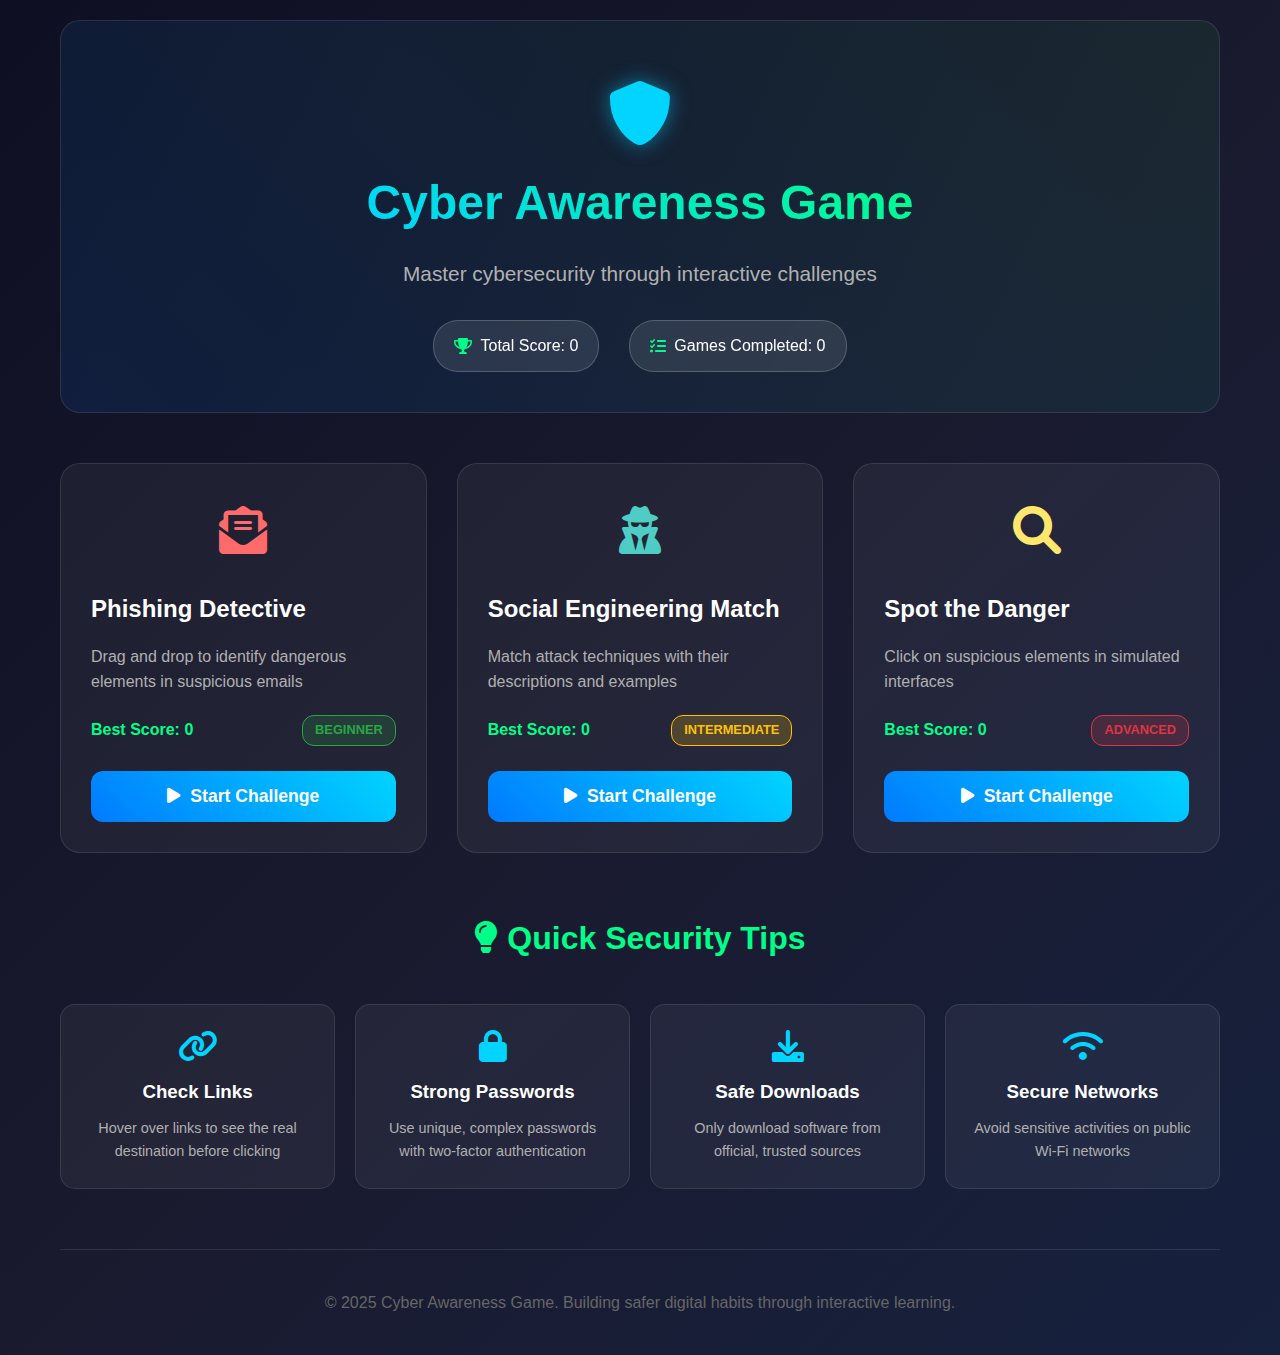
<file: index.html>
<!DOCTYPE html>
<html lang="en">
<head>
    <meta charset="UTF-8">
    <meta name="viewport" content="width=device-width, initial-scale=1.0">
    <title>Cyber Awareness Game - Interactive Security Training</title>
    <link rel="stylesheet" href="styles.css">
    <link href="https://cdnjs.cloudflare.com/ajax/libs/font-awesome/6.0.0/css/all.min.css" rel="stylesheet">
</head>
<body>
    <div class="container">
        <header class="hero">
            <div class="hero-content">
                <i class="fas fa-shield-alt hero-icon"></i>
                <h1>Cyber Awareness Game</h1>
                <p class="hero-subtitle">Master cybersecurity through interactive challenges</p>
                <div class="stats-bar">
                    <div class="stat">
                        <i class="fas fa-trophy"></i>
                        <span>Total Score: <span id="totalScore">0</span></span>
                    </div>
                    <div class="stat">
                        <i class="fas fa-tasks"></i>
                        <span>Games Completed: <span id="gamesCompleted">0</span></span>
                    </div>
                </div>
            </div>
        </header>

        <main class="games-grid">
            <div class="game-card" data-game="phishing">
                <div class="game-icon">
                    <i class="fas fa-envelope-open-text"></i>
                </div>
                <div class="game-content">
                    <h2>Phishing Detective</h2>
                    <p>Drag and drop to identify dangerous elements in suspicious emails</p>
                    <div class="game-stats">
                        <span class="best-score">Best Score: <span id="phishingBest">0</span></span>
                        <div class="difficulty-badge beginner">Beginner</div>
                    </div>
                </div>
                <button class="play-btn" onclick="startGame('phishing')">
                    <i class="fas fa-play"></i> Start Challenge
                </button>
            </div>

            <div class="game-card" data-game="matching">
                <div class="game-icon">
                    <i class="fas fa-user-secret"></i>
                </div>
                <div class="game-content">
                    <h2>Social Engineering Match</h2>
                    <p>Match attack techniques with their descriptions and examples</p>
                    <div class="game-stats">
                        <span class="best-score">Best Score: <span id="matchingBest">0</span></span>
                        <div class="difficulty-badge intermediate">Intermediate</div>
                    </div>
                </div>
                <button class="play-btn" onclick="startGame('matching')">
                    <i class="fas fa-play"></i> Start Challenge
                </button>
            </div>

            <div class="game-card" data-game="spot-danger">
                <div class="game-icon">
                    <i class="fas fa-search"></i>
                </div>
                <div class="game-content">
                    <h2>Spot the Danger</h2>
                    <p>Click on suspicious elements in simulated interfaces</p>
                    <div class="game-stats">
                        <span class="best-score">Best Score: <span id="spotBest">0</span></span>
                        <div class="difficulty-badge advanced">Advanced</div>
                    </div>
                </div>
                <button class="play-btn" onclick="startGame('spot-danger')">
                    <i class="fas fa-play"></i> Start Challenge
                </button>
            </div>
        </main>

        <section class="learning-tips">
            <h2><i class="fas fa-lightbulb"></i> Quick Security Tips</h2>
            <div class="tips-grid">
                <div class="tip-card">
                    <i class="fas fa-link"></i>
                    <h3>Check Links</h3>
                    <p>Hover over links to see the real destination before clicking</p>
                </div>
                <div class="tip-card">
                    <i class="fas fa-lock"></i>
                    <h3>Strong Passwords</h3>
                    <p>Use unique, complex passwords with two-factor authentication</p>
                </div>
                <div class="tip-card">
                    <i class="fas fa-download"></i>
                    <h3>Safe Downloads</h3>
                    <p>Only download software from official, trusted sources</p>
                </div>
                <div class="tip-card">
                    <i class="fas fa-wifi"></i>
                    <h3>Secure Networks</h3>
                    <p>Avoid sensitive activities on public Wi-Fi networks</p>
                </div>
            </div>
        </section>

        <footer>
            <p>&copy; 2025 Cyber Awareness Game. Building safer digital habits through interactive learning.</p>
        </footer>
    </div>

    <script src="utils/storage.js"></script>
    <script src="utils/feedback.js"></script>
    <script src="script.js"></script>
</body>
</html>
</file>
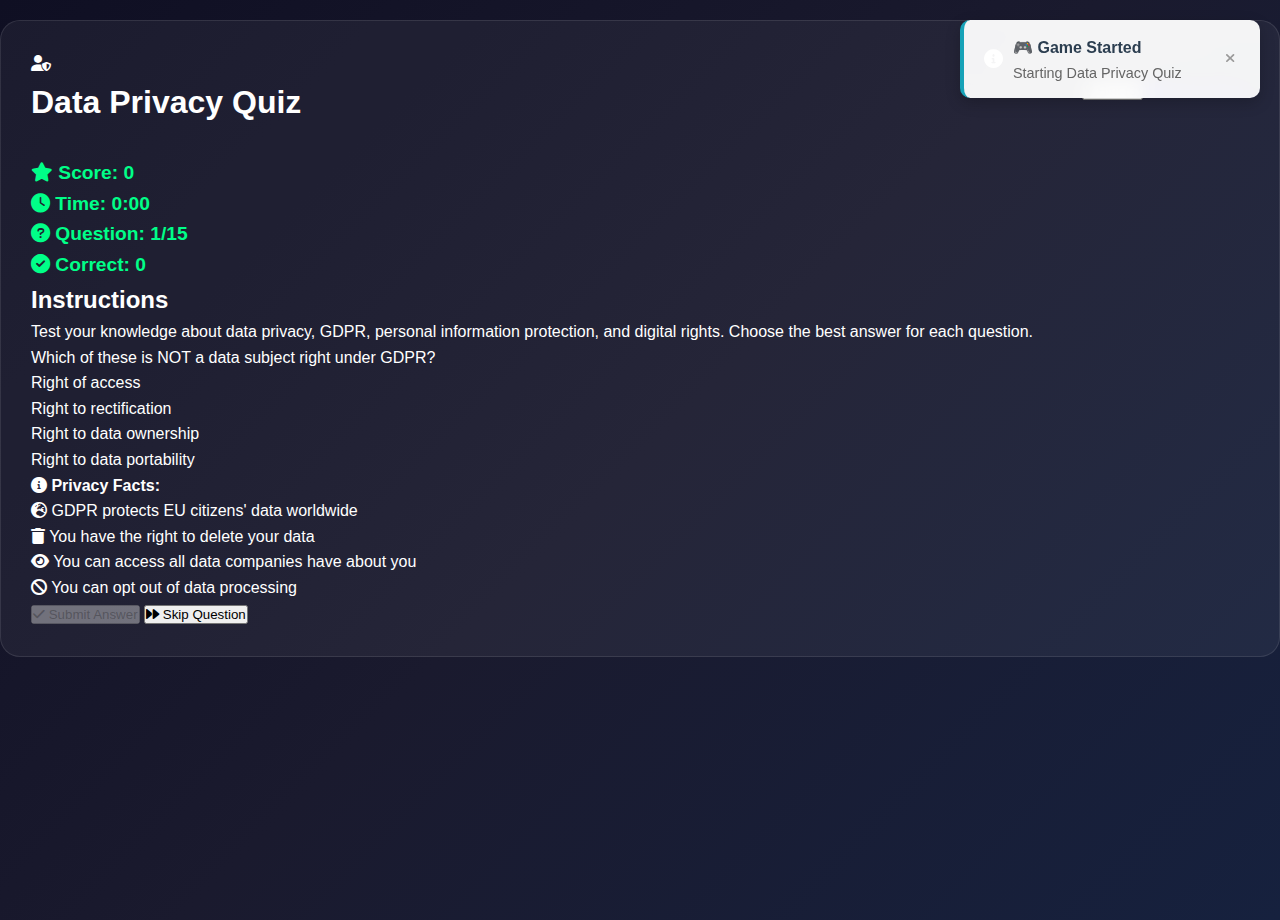
<file: games/data-privacy-quiz.html>
<!DOCTYPE html>
<html lang="en">
<head>
    <meta charset="UTF-8">
    <meta name="viewport" content="width=device-width, initial-scale=1.0">
    <title>Data Privacy Quiz - Cyber Awareness Game</title>
    <link rel="stylesheet" href="../styles.css">
    <link href="https://cdnjs.cloudflare.com/ajax/libs/font-awesome/6.0.0/css/all.min.css" rel="stylesheet">
</head>
<body>
    <div class="game-container">
        <header class="game-header">
            <div class="game-title">
                <i class="fas fa-user-shield"></i>
                <h1>Data Privacy Quiz</h1>
            </div>
            <div class="game-controls">
                <button class="btn btn-secondary" id="hintBtn">
                    <i class="fas fa-lightbulb"></i> Hint (<span id="hintsLeft">3</span>)
                </button>
                <a href="../index.html" class="btn btn-primary">
                    <i class="fas fa-home"></i> Main Menu
                </a>
            </div>
        </header>

        <div class="score-display">
            <div class="score-item">
                <i class="fas fa-star"></i>
                <span>Score: <span id="currentScore">0</span></span>
            </div>
            <div class="score-item">
                <i class="fas fa-clock"></i>
                <span>Time: <span id="timeDisplay">0:00</span></span>
            </div>
            <div class="score-item">
                <i class="fas fa-question-circle"></i>
                <span>Question: <span id="currentQuestion">1</span>/<span id="totalQuestions">15</span></span>
            </div>
            <div class="score-item">
                <i class="fas fa-check-circle"></i>
                <span>Correct: <span id="correctAnswers">0</span></span>
            </div>
        </div>

        <main class="game-area">
            <div class="game-instructions">
                <h2>Instructions</h2>
                <p>Test your knowledge about data privacy, GDPR, personal information protection, and digital rights. Choose the best answer for each question.</p>
            </div>

            <div class="quiz-container" id="quizContainer">
                <div class="quiz-question" id="questionContainer">
                    <div class="question-text" id="questionText">
                        Loading question...
                    </div>
                    <div class="quiz-options" id="optionsContainer">
                        <!-- Options will be populated by JavaScript -->
                    </div>
                </div>

                <div class="question-feedback" id="questionFeedback" style="display: none;">
                    <div class="feedback-content">
                        <h4 id="feedbackTitle"></h4>
                        <p id="feedbackText"></p>
                    </div>
                </div>
            </div>

            <div class="privacy-facts" id="privacyFacts">
                <h4><i class="fas fa-info-circle"></i> Privacy Facts:</h4>
                <div class="facts-grid">
                    <div class="fact-item">
                        <i class="fas fa-globe-europe"></i>
                        <span>GDPR protects EU citizens' data worldwide</span>
                    </div>
                    <div class="fact-item">
                        <i class="fas fa-trash"></i>
                        <span>You have the right to delete your data</span>
                    </div>
                    <div class="fact-item">
                        <i class="fas fa-eye"></i>
                        <span>You can access all data companies have about you</span>
                    </div>
                    <div class="fact-item">
                        <i class="fas fa-ban"></i>
                        <span>You can opt out of data processing</span>
                    </div>
                </div>
            </div>

            <div class="game-controls-bottom">
                <button class="btn btn-success" id="submitAnswer" disabled>
                    <i class="fas fa-check"></i> Submit Answer
                </button>
                <button class="btn btn-primary" id="nextQuestion" style="display: none;">
                    <i class="fas fa-arrow-right"></i> Next Question
                </button>
                <button class="btn btn-secondary" id="skipQuestion">
                    <i class="fas fa-forward"></i> Skip Question
                </button>
            </div>
        </main>
    </div>

    <script src="../utils/storage.js"></script>
    <script src="../utils/feedback.js"></script>
    <script src="data-privacy-quiz.js"></script>
</body>
</html>
</file>
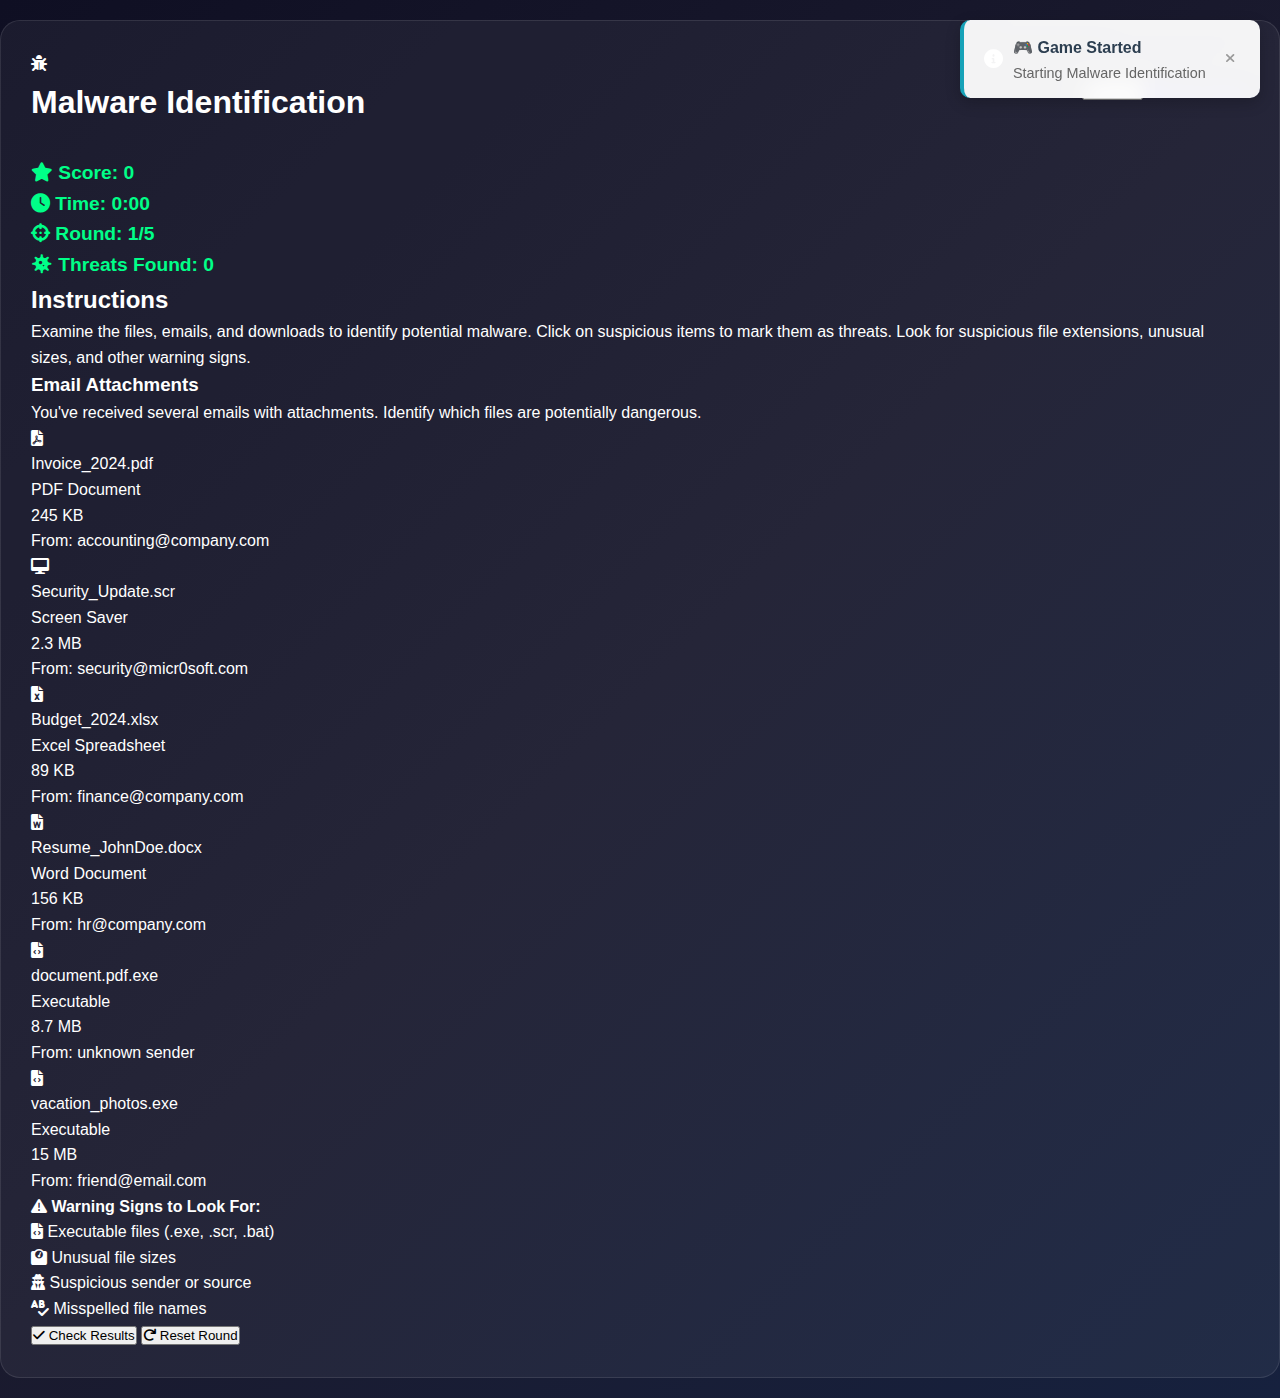
<file: games/malware-identification.html>
<!DOCTYPE html>
<html lang="en">
<head>
    <meta charset="UTF-8">
    <meta name="viewport" content="width=device-width, initial-scale=1.0">
    <title>Malware Identification - Cyber Awareness Game</title>
    <link rel="stylesheet" href="../styles.css">
    <link href="https://cdnjs.cloudflare.com/ajax/libs/font-awesome/6.0.0/css/all.min.css" rel="stylesheet">
</head>
<body>
    <div class="game-container">
        <header class="game-header">
            <div class="game-title">
                <i class="fas fa-bug"></i>
                <h1>Malware Identification</h1>
            </div>
            <div class="game-controls">
                <button class="btn btn-secondary" id="hintBtn">
                    <i class="fas fa-lightbulb"></i> Hint (<span id="hintsLeft">3</span>)
                </button>
                <a href="../index.html" class="btn btn-primary">
                    <i class="fas fa-home"></i> Main Menu
                </a>
            </div>
        </header>

        <div class="score-display">
            <div class="score-item">
                <i class="fas fa-star"></i>
                <span>Score: <span id="currentScore">0</span></span>
            </div>
            <div class="score-item">
                <i class="fas fa-clock"></i>
                <span>Time: <span id="timeDisplay">0:00</span></span>
            </div>
            <div class="score-item">
                <i class="fas fa-crosshairs"></i>
                <span>Round: <span id="currentRound">1</span>/5</span>
            </div>
            <div class="score-item">
                <i class="fas fa-virus"></i>
                <span>Threats Found: <span id="threatsFound">0</span></span>
            </div>
        </div>

        <main class="game-area">
            <div class="game-instructions">
                <h2>Instructions</h2>
                <p>Examine the files, emails, and downloads to identify potential malware. Click on suspicious items to mark them as threats. Look for suspicious file extensions, unusual sizes, and other warning signs.</p>
            </div>

            <div class="round-info" id="roundInfo">
                <h3 id="roundTitle">Loading...</h3>
                <p id="roundDescription">Loading round...</p>
            </div>

            <div class="file-grid" id="fileGrid">
                <!-- Files will be populated by JavaScript -->
            </div>

            <div class="malware-info" id="malwareInfo">
                <h4><i class="fas fa-exclamation-triangle"></i> Warning Signs to Look For:</h4>
                <div class="warning-signs">
                    <div class="warning-item">
                        <i class="fas fa-file-code"></i>
                        <span>Executable files (.exe, .scr, .bat)</span>
                    </div>
                    <div class="warning-item">
                        <i class="fas fa-weight"></i>
                        <span>Unusual file sizes</span>
                    </div>
                    <div class="warning-item">
                        <i class="fas fa-user-secret"></i>
                        <span>Suspicious sender or source</span>
                    </div>
                    <div class="warning-item">
                        <i class="fas fa-spell-check"></i>
                        <span>Misspelled file names</span>
                    </div>
                </div>
            </div>

            <div class="game-controls-bottom">
                <button class="btn btn-success" id="checkAnswers">
                    <i class="fas fa-check"></i> Check Results
                </button>
                <button class="btn btn-primary" id="nextRound" style="display: none;">
                    <i class="fas fa-arrow-right"></i> Next Round
                </button>
                <button class="btn btn-danger" id="resetRound">
                    <i class="fas fa-redo"></i> Reset Round
                </button>
            </div>
        </main>
    </div>

    <script src="../utils/storage.js"></script>
    <script src="../utils/feedback.js"></script>
    <script src="malware-identification.js"></script>
</body>
</html>
</file>
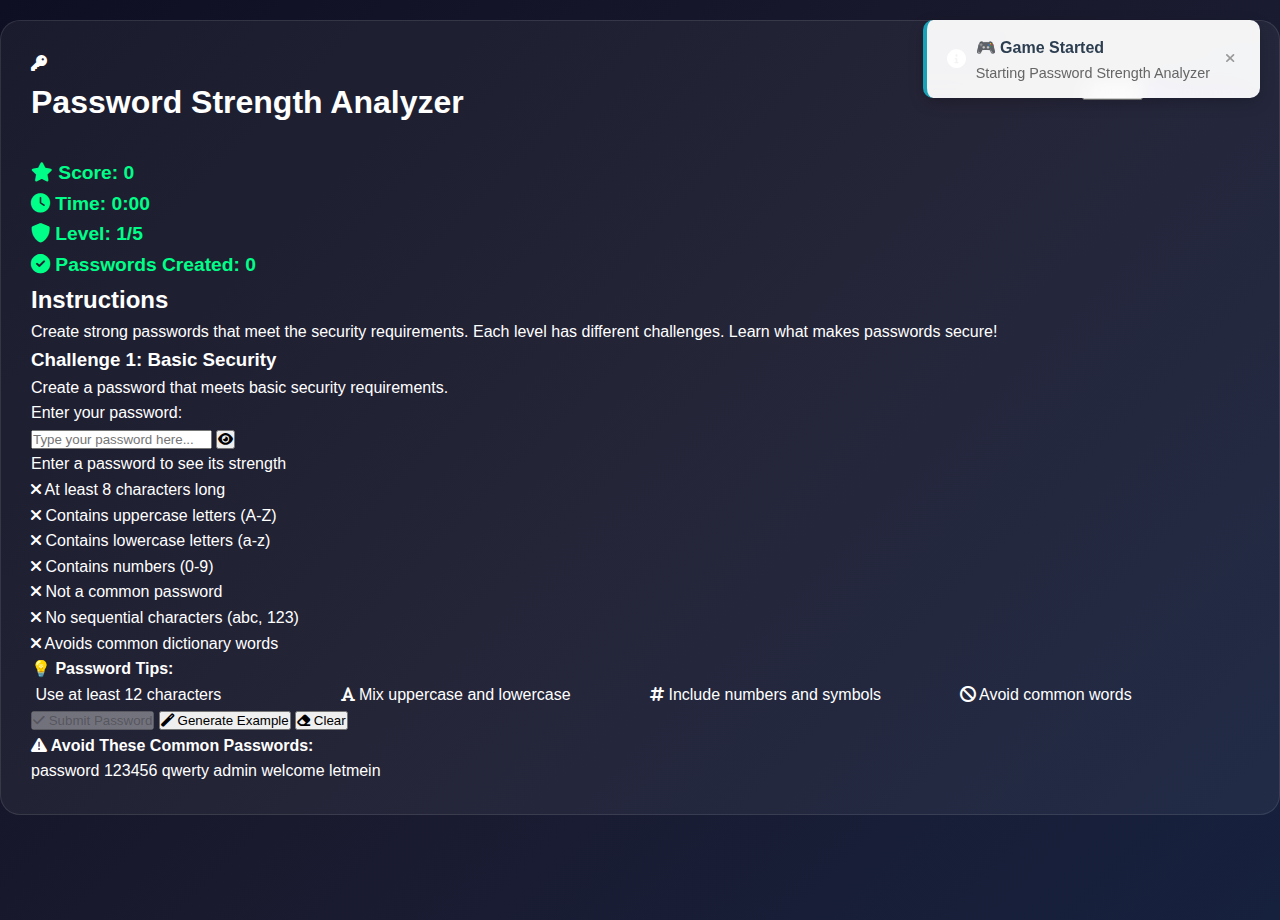
<file: games/password-strength.html>
<!DOCTYPE html>
<html lang="en">
<head>
    <meta charset="UTF-8">
    <meta name="viewport" content="width=device-width, initial-scale=1.0">
    <title>Password Strength Analyzer - Cyber Awareness Game</title>
    <link rel="stylesheet" href="../styles.css">
    <link href="https://cdnjs.cloudflare.com/ajax/libs/font-awesome/6.0.0/css/all.min.css" rel="stylesheet">
</head>
<body>
    <div class="game-container">
        <header class="game-header">
            <div class="game-title">
                <i class="fas fa-key"></i>
                <h1>Password Strength Analyzer</h1>
            </div>
            <div class="game-controls">
                <button class="btn btn-secondary" id="hintBtn">
                    <i class="fas fa-lightbulb"></i> Hint (<span id="hintsLeft">3</span>)
                </button>
                <a href="../index.html" class="btn btn-primary">
                    <i class="fas fa-home"></i> Main Menu
                </a>
            </div>
        </header>

        <div class="score-display">
            <div class="score-item">
                <i class="fas fa-star"></i>
                <span>Score: <span id="currentScore">0</span></span>
            </div>
            <div class="score-item">
                <i class="fas fa-clock"></i>
                <span>Time: <span id="timeDisplay">0:00</span></span>
            </div>
            <div class="score-item">
                <i class="fas fa-shield-alt"></i>
                <span>Level: <span id="currentLevel">1</span>/5</span>
            </div>
            <div class="score-item">
                <i class="fas fa-check-circle"></i>
                <span>Passwords Created: <span id="passwordsCreated">0</span></span>
            </div>
        </div>

        <main class="game-area">
            <div class="game-instructions">
                <h2>Instructions</h2>
                <p>Create strong passwords that meet the security requirements. Each level has different challenges. Learn what makes passwords secure!</p>
            </div>

            <div class="password-challenge" id="challengeContainer">
                <div class="challenge-info">
                    <h3 id="challengeTitle">Challenge 1: Basic Password</h3>
                    <p id="challengeDescription">Create a password that meets the basic security requirements.</p>
                </div>

                <div class="password-input-container">
                    <label for="passwordInput">Enter your password:</label>
                    <div class="password-field">
                        <input type="password" id="passwordInput" class="password-input" placeholder="Type your password here...">
                        <button type="button" id="togglePassword" class="toggle-password">
                            <i class="fas fa-eye"></i>
                        </button>
                    </div>
                    
                    <div class="strength-meter">
                        <div class="strength-bar" id="strengthBar"></div>
                    </div>
                    <div class="strength-text" id="strengthText">Enter a password to see its strength</div>
                </div>

                <div class="criteria-list" id="criteriaList">
                    <!-- Criteria will be populated by JavaScript -->
                </div>

                <div class="password-examples">
                    <h4>💡 Password Tips:</h4>
                    <div class="tips-grid">
                        <div class="tip-item">
                            <i class="fas fa-length-long"></i>
                            <span>Use at least 12 characters</span>
                        </div>
                        <div class="tip-item">
                            <i class="fas fa-font"></i>
                            <span>Mix uppercase and lowercase</span>
                        </div>
                        <div class="tip-item">
                            <i class="fas fa-hashtag"></i>
                            <span>Include numbers and symbols</span>
                        </div>
                        <div class="tip-item">
                            <i class="fas fa-ban"></i>
                            <span>Avoid common words</span>
                        </div>
                    </div>
                </div>

                <div class="game-controls-bottom">
                    <button class="btn btn-success" id="submitPassword" disabled>
                        <i class="fas fa-check"></i> Submit Password
                    </button>
                    <button class="btn btn-secondary" id="generatePassword">
                        <i class="fas fa-magic"></i> Generate Example
                    </button>
                    <button class="btn btn-danger" id="clearPassword">
                        <i class="fas fa-eraser"></i> Clear
                    </button>
                </div>
            </div>

            <div class="common-passwords-warning" id="commonPasswords">
                <h4><i class="fas fa-exclamation-triangle"></i> Avoid These Common Passwords:</h4>
                <div class="common-list">
                    <span class="common-password">password</span>
                    <span class="common-password">123456</span>
                    <span class="common-password">qwerty</span>
                    <span class="common-password">admin</span>
                    <span class="common-password">welcome</span>
                    <span class="common-password">letmein</span>
                </div>
            </div>
        </main>
    </div>

    <script src="../utils/storage.js"></script>
    <script src="../utils/feedback.js"></script>
    <script src="password-strength.js"></script>
</body>
</html>
</file>
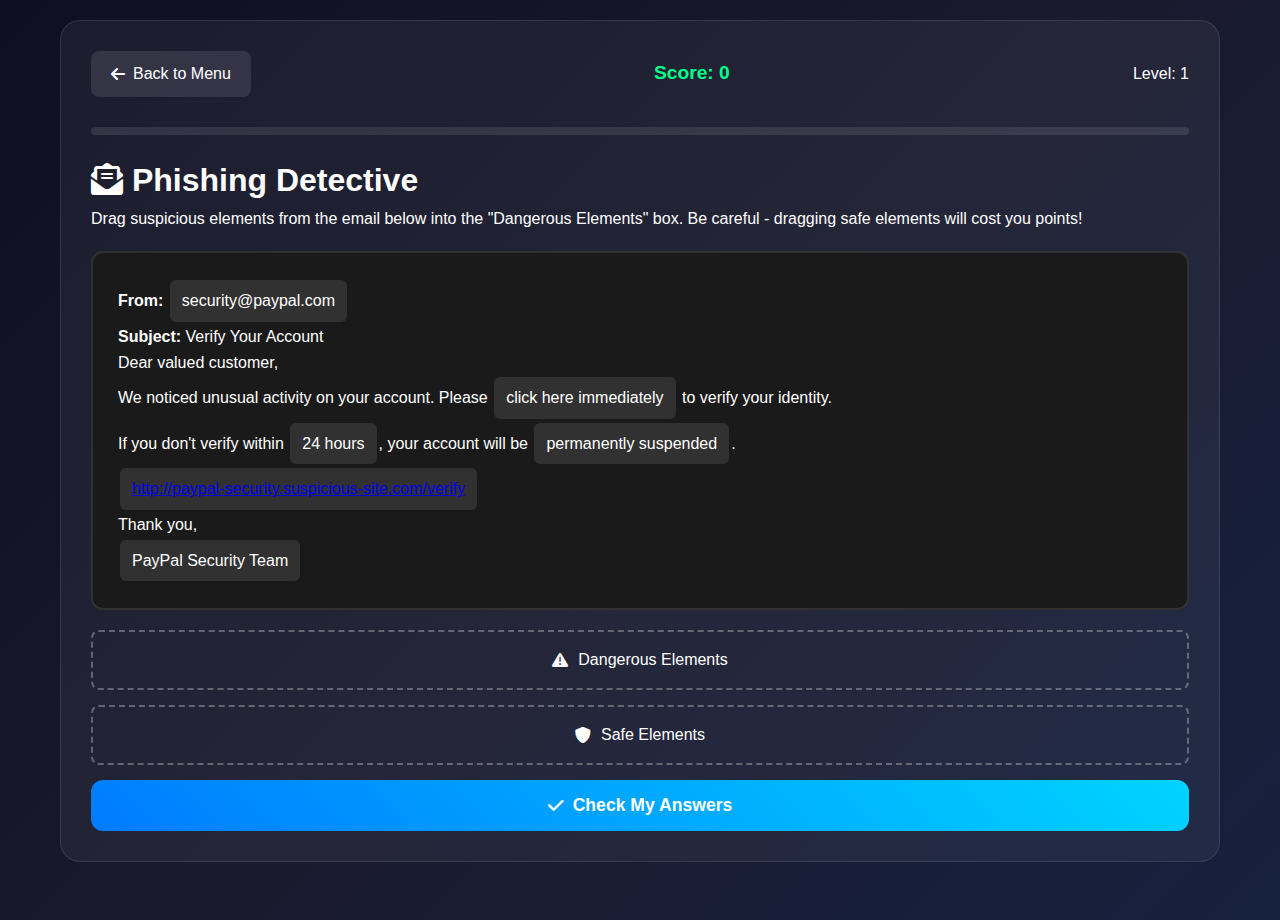
<file: games/phishing-drag-drop.html>
<!DOCTYPE html>
<html lang="en">
<head>
    <meta charset="UTF-8">
    <meta name="viewport" content="width=device-width, initial-scale=1.0">
    <title>Phishing Detective - Cyber Awareness Game</title>
    <link rel="stylesheet" href="../styles.css">
    <link href="https://cdnjs.cloudflare.com/ajax/libs/font-awesome/6.0.0/css/all.min.css" rel="stylesheet">
</head>
<body>
    <div class="container">
        <div class="game-container">
            <div class="game-header">
                <a href="../index.html" class="back-btn">
                    <i class="fas fa-arrow-left"></i> Back to Menu
                </a>
                <div class="score-display">
                    Score: <span id="currentScore">0</span>
                </div>
                <div class="level-display">
                    Level: <span id="currentLevel">1</span>
                </div>
            </div>

            <div class="progress-container">
                <div class="progress-bar" id="progressBar"></div>
            </div>

            <h1><i class="fas fa-envelope-open-text"></i> Phishing Detective</h1>
            <p class="game-instructions">
                Drag suspicious elements from the email below into the "Dangerous Elements" box. 
                Be careful - dragging safe elements will cost you points!
            </p>

            <div id="emailContainer" class="email-container">
                <!-- Email content will be generated here -->
            </div>

            <div class="drop-zones">
                <div class="drop-zone" id="dangerZone">
                    <i class="fas fa-exclamation-triangle"></i>
                    <span>Dangerous Elements</span>
                </div>
                <div class="drop-zone" id="safeZone">
                    <i class="fas fa-shield-alt"></i>
                    <span>Safe Elements</span>
                </div>
            </div>

            <div class="game-controls">
                <button id="checkAnswers" class="play-btn">
                    <i class="fas fa-check"></i> Check My Answers
                </button>
                <button id="nextLevel" class="play-btn" style="display: none;">
                    <i class="fas fa-arrow-right"></i> Next Level
                </button>
            </div>
        </div>
    </div>

    <script src="../utils/storage.js"></script>
    <script src="../utils/feedback.js"></script>
    <script src="phishing-drag-drop.js"></script>
</body>
</html>
</file>
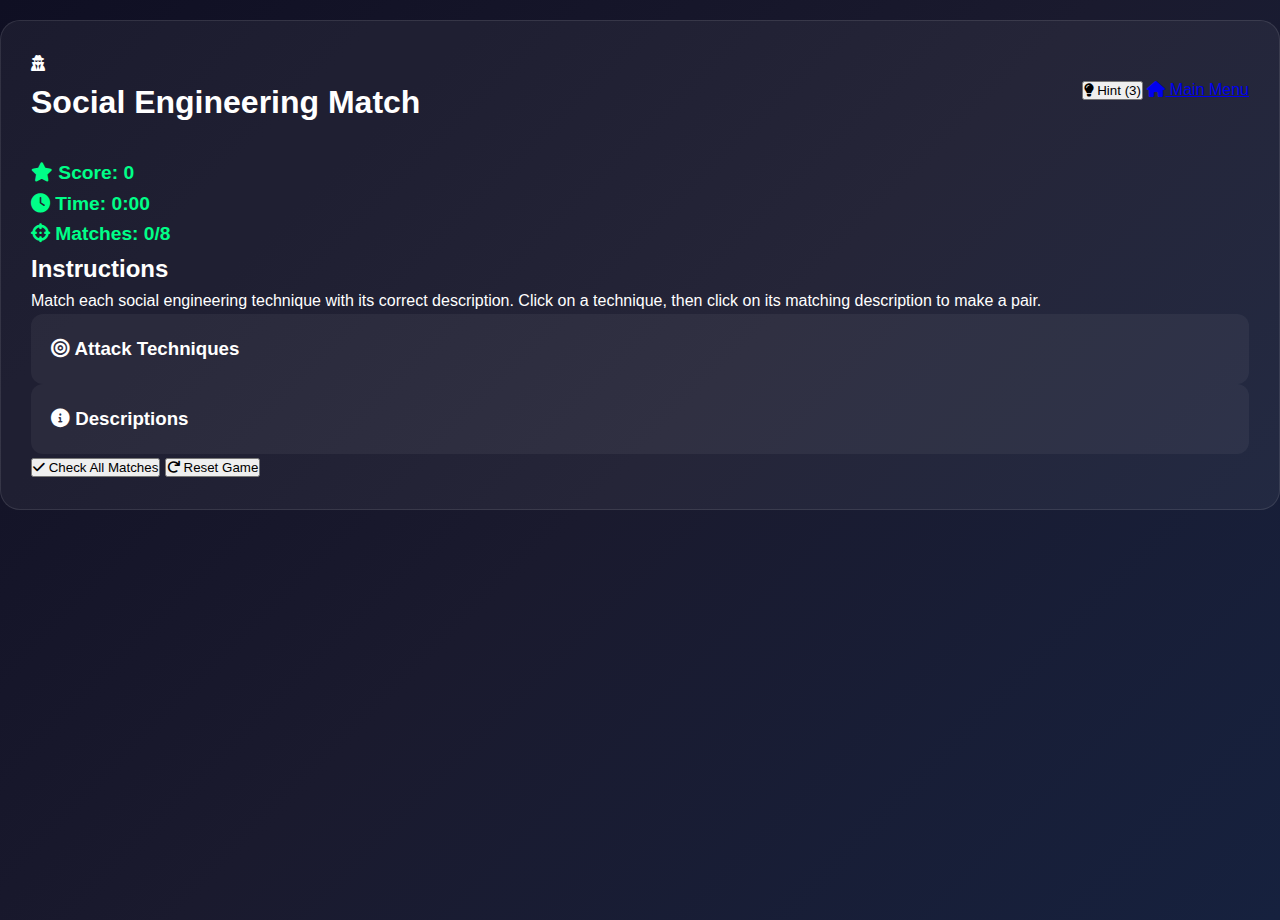
<file: games/social-engineering-match.html>
<!DOCTYPE html>
<html lang="en">
<head>
    <meta charset="UTF-8">
    <meta name="viewport" content="width=device-width, initial-scale=1.0">
    <title>Social Engineering Match - Cyber Awareness Game</title>
    <link rel="stylesheet" href="../styles.css">
    <link href="https://cdnjs.cloudflare.com/ajax/libs/font-awesome/6.0.0/css/all.min.css" rel="stylesheet">
</head>
<body>
    <div class="game-container">
        <header class="game-header">
            <div class="game-title">
                <i class="fas fa-user-secret"></i>
                <h1>Social Engineering Match</h1>
            </div>
            <div class="game-controls">
                <button class="btn btn-secondary" id="hintBtn">
                    <i class="fas fa-lightbulb"></i> Hint (<span id="hintsLeft">3</span>)
                </button>
                <a href="../index.html" class="btn btn-primary">
                    <i class="fas fa-home"></i> Main Menu
                </a>
            </div>
        </header>

        <div class="score-display">
            <div class="score-item">
                <i class="fas fa-star"></i>
                <span>Score: <span id="currentScore">0</span></span>
            </div>
            <div class="score-item">
                <i class="fas fa-clock"></i>
                <span>Time: <span id="timeDisplay">0:00</span></span>
            </div>
            <div class="score-item">
                <i class="fas fa-crosshairs"></i>
                <span>Matches: <span id="matchCount">0</span>/8</span>
            </div>
        </div>

        <main class="game-area">
            <div class="game-instructions">
                <h2>Instructions</h2>
                <p>Match each social engineering technique with its correct description. Click on a technique, then click on its matching description to make a pair.</p>
            </div>

            <div class="matching-grid" id="matchingGrid">
                <div class="matching-column">
                    <h3><i class="fas fa-bullseye"></i> Attack Techniques</h3>
                    <div id="techniquesColumn"></div>
                </div>
                <div class="matching-column">
                    <h3><i class="fas fa-info-circle"></i> Descriptions</h3>
                    <div id="descriptionsColumn"></div>
                </div>
            </div>

            <div class="game-controls-bottom">
                <button class="btn btn-success" id="checkAnswers">
                    <i class="fas fa-check"></i> Check All Matches
                </button>
                <button class="btn btn-danger" id="resetGame">
                    <i class="fas fa-redo"></i> Reset Game
                </button>
            </div>
        </main>
    </div>

    <script src="../utils/storage.js"></script>
    <script src="../utils/feedback.js"></script>
    <script src="social-engineering-match.js"></script>
</body>
</html>
</file>
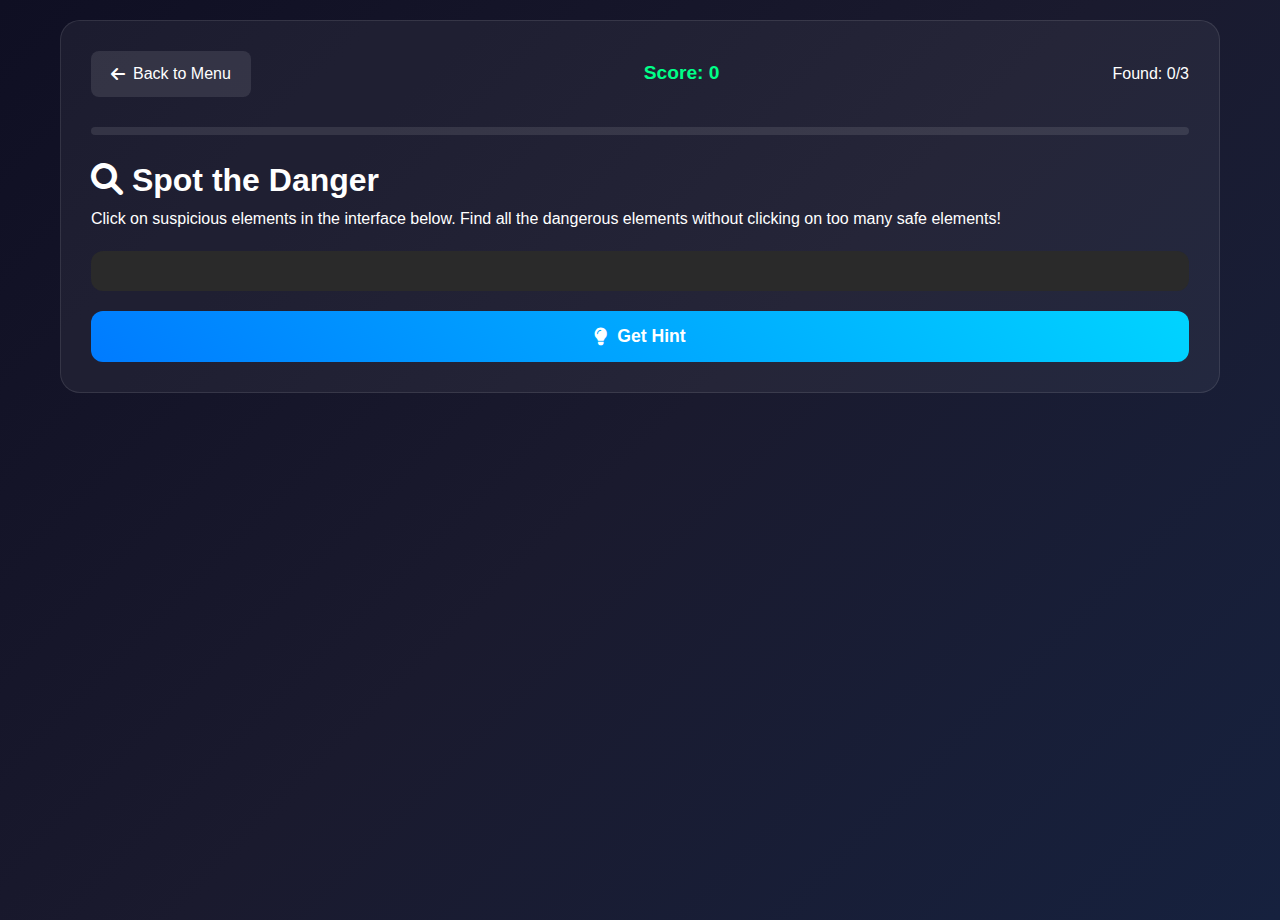
<file: games/spot-the-danger.html>
<!DOCTYPE html>
<html lang="en">
<head>
    <meta charset="UTF-8">
    <meta name="viewport" content="width=device-width, initial-scale=1.0">
    <title>Spot the Danger - Cyber Awareness Game</title>
    <link rel="stylesheet" href="../styles.css">
    <link href="https://cdnjs.cloudflare.com/ajax/libs/font-awesome/6.0.0/css/all.min.css" rel="stylesheet">
</head>
<body>
    <div class="container">
        <div class="game-container">
            <div class="game-header">
                <a href="../index.html" class="back-btn">
                    <i class="fas fa-arrow-left"></i> Back to Menu
                </a>
                <div class="score-display">
                    Score: <span id="currentScore">0</span>
                </div>
                <div class="found-display">
                    Found: <span id="foundCount">0</span>/<span id="totalDangers">3</span>
                </div>
            </div>

            <div class="progress-container">
                <div class="progress-bar" id="progressBar"></div>
            </div>

            <h1><i class="fas fa-search"></i> Spot the Danger</h1>
            <p class="game-instructions">
                Click on suspicious elements in the interface below. Find all the dangerous elements 
                without clicking on too many safe elements!
            </p>

            <div id="dangerInterface" class="danger-interface">
                <!-- Simulated interface will be generated here -->
            </div>

            <div class="game-controls">
                <button id="hintButton" class="play-btn">
                    <i class="fas fa-lightbulb"></i> Get Hint
                </button>
                <button id="nextLevel" class="play-btn" style="display: none;">
                    <i class="fas fa-arrow-right"></i> Next Level
                </button>
            </div>
        </div>
    </div>

    <script src="../utils/storage.js"></script>
    <script src="../utils/feedback.js"></script>
    <script src="spot-the-danger.js"></script>
</body>
</html>
</file>
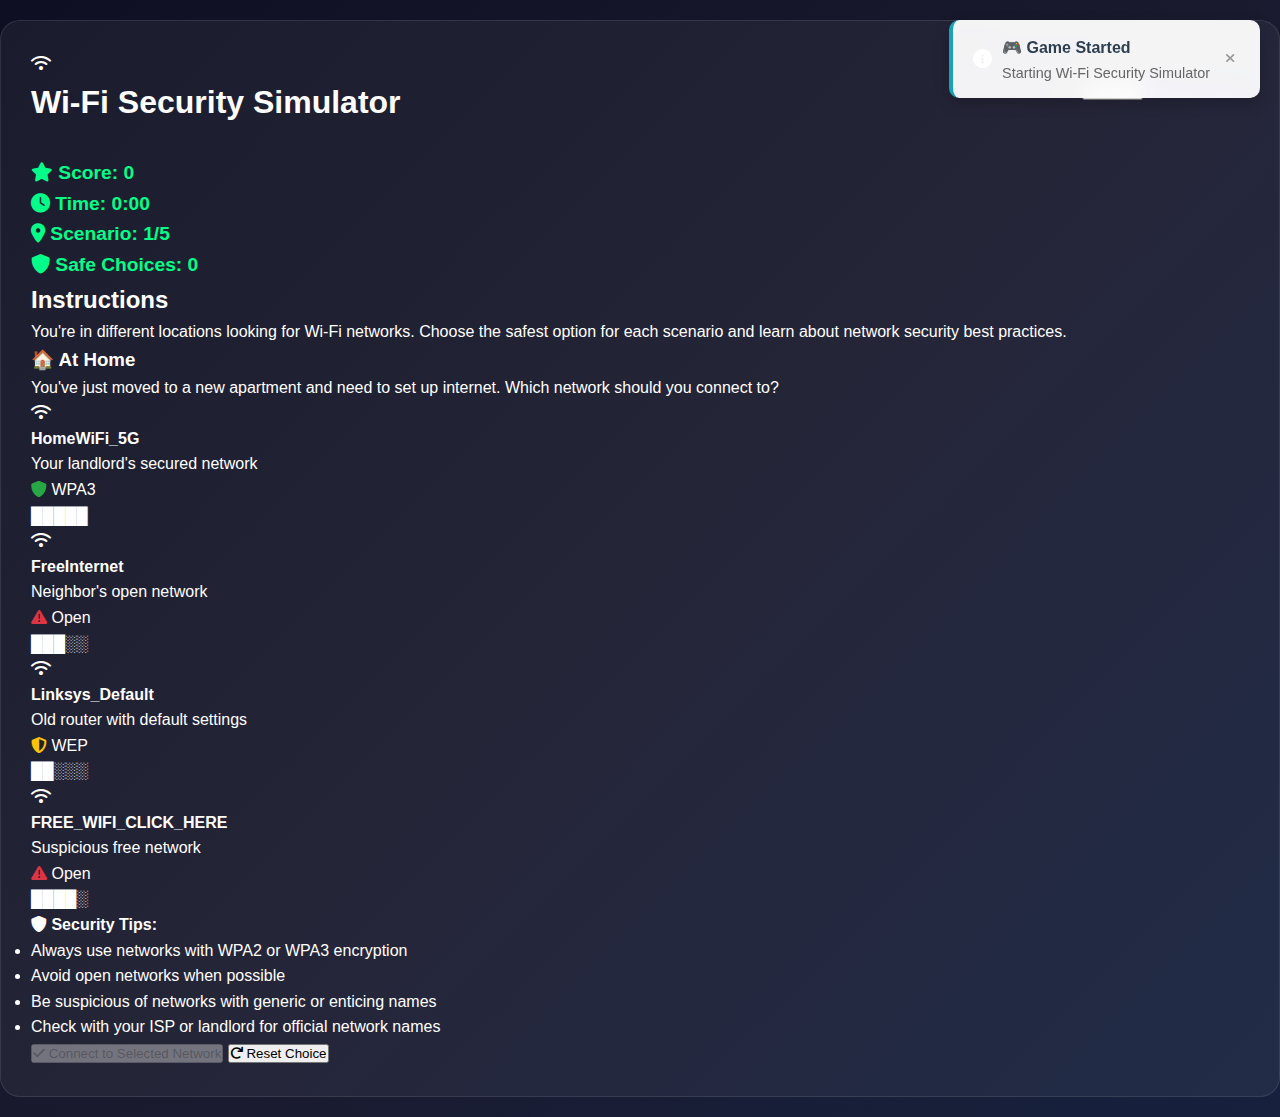
<file: games/wifi-security.html>
<!DOCTYPE html>
<html lang="en">
<head>
    <meta charset="UTF-8">
    <meta name="viewport" content="width=device-width, initial-scale=1.0">
    <title>Wi-Fi Security Simulator - Cyber Awareness Game</title>
    <link rel="stylesheet" href="../styles.css">
    <link href="https://cdnjs.cloudflare.com/ajax/libs/font-awesome/6.0.0/css/all.min.css" rel="stylesheet">
</head>
<body>
    <div class="game-container">
        <header class="game-header">
            <div class="game-title">
                <i class="fas fa-wifi"></i>
                <h1>Wi-Fi Security Simulator</h1>
            </div>
            <div class="game-controls">
                <button class="btn btn-secondary" id="hintBtn">
                    <i class="fas fa-lightbulb"></i> Hint (<span id="hintsLeft">3</span>)
                </button>
                <a href="../index.html" class="btn btn-primary">
                    <i class="fas fa-home"></i> Main Menu
                </a>
            </div>
        </header>

        <div class="score-display">
            <div class="score-item">
                <i class="fas fa-star"></i>
                <span>Score: <span id="currentScore">0</span></span>
            </div>
            <div class="score-item">
                <i class="fas fa-clock"></i>
                <span>Time: <span id="timeDisplay">0:00</span></span>
            </div>
            <div class="score-item">
                <i class="fas fa-map-marker-alt"></i>
                <span>Scenario: <span id="currentScenario">1</span>/5</span>
            </div>
            <div class="score-item">
                <i class="fas fa-shield-alt"></i>
                <span>Safe Choices: <span id="safeChoices">0</span></span>
            </div>
        </div>

        <main class="game-area">
            <div class="game-instructions">
                <h2>Instructions</h2>
                <p>You're in different locations looking for Wi-Fi networks. Choose the safest option for each scenario and learn about network security best practices.</p>
            </div>

            <div class="scenario-container" id="scenarioContainer">
                <div class="scenario-info">
                    <h3 id="scenarioTitle">Loading...</h3>
                    <p id="scenarioDescription">Loading scenario...</p>
                </div>

                <div class="wifi-networks" id="wifiNetworks">
                    <!-- Networks will be populated by JavaScript -->
                </div>

                <div class="security-tips" id="securityTips">
                    <h4><i class="fas fa-shield-alt"></i> Security Tips:</h4>
                    <ul id="tipsList">
                        <!-- Tips will be populated by JavaScript -->
                    </ul>
                </div>
            </div>

            <div class="game-controls-bottom">
                <button class="btn btn-success" id="submitChoice" disabled>
                    <i class="fas fa-check"></i> Connect to Selected Network
                </button>
                <button class="btn btn-primary" id="nextScenario" style="display: none;">
                    <i class="fas fa-arrow-right"></i> Next Scenario
                </button>
                <button class="btn btn-danger" id="resetScenario">
                    <i class="fas fa-redo"></i> Reset Choice
                </button>
            </div>
        </main>
    </div>

    <script src="../utils/storage.js"></script>
    <script src="../utils/feedback.js"></script>
    <script src="wifi-security.js"></script>
</body>
</html>
</file>
<file: styles.css>
* {
    margin: 0;
    padding: 0;
    box-sizing: border-box;
}

body {
    font-family: 'Segoe UI', Tahoma, Geneva, Verdana, sans-serif;
    background: linear-gradient(135deg, #0f0f23 0%, #1a1a2e 50%, #16213e 100%);
    color: #ffffff;
    min-height: 100vh;
    line-height: 1.6;
}

.container {
    max-width: 1200px;
    margin: 0 auto;
    padding: 0 20px;
}

/* Hero Section */
.hero {
    text-align: center;
    padding: 60px 0 40px;
    background: linear-gradient(45deg, rgba(0,123,255,0.1) 0%, rgba(40,167,69,0.1) 100%);
    border-radius: 20px;
    margin: 20px 0 40px;
    border: 1px solid rgba(255,255,255,0.1);
}

.hero-content {
    max-width: 600px;
    margin: 0 auto;
}

.hero-icon {
    font-size: 4rem;
    color: #00d4ff;
    margin-bottom: 20px;
    text-shadow: 0 0 20px rgba(0,212,255,0.5);
}

.hero h1 {
    font-size: 3rem;
    margin-bottom: 15px;
    background: linear-gradient(45deg, #00d4ff, #00ff88);
    -webkit-background-clip: text;
    -webkit-text-fill-color: transparent;
    background-clip: text;
}

.hero-subtitle {
    font-size: 1.3rem;
    color: #b0b0b0;
    margin-bottom: 30px;
}

.stats-bar {
    display: flex;
    justify-content: center;
    gap: 30px;
    margin-top: 30px;
    flex-wrap: wrap;
}

.stat {
    display: flex;
    align-items: center;
    gap: 8px;
    padding: 12px 20px;
    background: rgba(255,255,255,0.1);
    border-radius: 25px;
    border: 1px solid rgba(255,255,255,0.2);
    backdrop-filter: blur(10px);
}

.stat i {
    color: #00ff88;
}

/* Games Grid */
.games-grid {
    display: grid;
    grid-template-columns: repeat(auto-fit, minmax(350px, 1fr));
    gap: 30px;
    margin: 50px 0;
}

.game-card {
    background: rgba(255,255,255,0.05);
    border-radius: 20px;
    padding: 30px;
    border: 1px solid rgba(255,255,255,0.1);
    transition: all 0.3s ease;
    position: relative;
    overflow: hidden;
}

.game-card::before {
    content: '';
    position: absolute;
    top: 0;
    left: 0;
    right: 0;
    height: 4px;
    background: linear-gradient(90deg, #00d4ff, #00ff88);
    transform: scaleX(0);
    transition: transform 0.3s ease;
}

.game-card:hover::before {
    transform: scaleX(1);
}

.game-card:hover {
    transform: translateY(-10px);
    background: rgba(255,255,255,0.08);
    box-shadow: 0 20px 40px rgba(0,0,0,0.3);
}

.game-icon {
    font-size: 3rem;
    margin-bottom: 20px;
    text-align: center;
}

.game-card[data-game="phishing"] .game-icon {
    color: #ff6b6b;
}

.game-card[data-game="matching"] .game-icon {
    color: #4ecdc4;
}

.game-card[data-game="spot-danger"] .game-icon {
    color: #ffe66d;
}

.game-content h2 {
    font-size: 1.5rem;
    margin-bottom: 15px;
    color: #ffffff;
}

.game-content p {
    color: #b0b0b0;
    margin-bottom: 20px;
    line-height: 1.6;
}

.game-stats {
    display: flex;
    justify-content: space-between;
    align-items: center;
    margin-bottom: 25px;
}

.best-score {
    color: #00ff88;
    font-weight: 600;
}

.difficulty-badge {
    padding: 4px 12px;
    border-radius: 12px;
    font-size: 0.8rem;
    font-weight: 600;
    text-transform: uppercase;
}

.difficulty-badge.beginner {
    background: rgba(40,167,69,0.2);
    color: #28a745;
    border: 1px solid #28a745;
}

.difficulty-badge.intermediate {
    background: rgba(255,193,7,0.2);
    color: #ffc107;
    border: 1px solid #ffc107;
}

.difficulty-badge.advanced {
    background: rgba(220,53,69,0.2);
    color: #dc3545;
    border: 1px solid #dc3545;
}

.play-btn {
    width: 100%;
    padding: 15px;
    background: linear-gradient(45deg, #007bff, #00d4ff);
    color: white;
    border: none;
    border-radius: 12px;
    font-size: 1.1rem;
    font-weight: 600;
    cursor: pointer;
    transition: all 0.3s ease;
    display: flex;
    align-items: center;
    justify-content: center;
    gap: 10px;
}

.play-btn:hover {
    background: linear-gradient(45deg, #0056b3, #00a8cc);
    transform: translateY(-2px);
    box-shadow: 0 8px 20px rgba(0,123,255,0.3);
}

/* Learning Tips */
.learning-tips {
    margin: 60px 0;
}

.learning-tips h2 {
    text-align: center;
    margin-bottom: 40px;
    font-size: 2rem;
    color: #00ff88;
}

.tips-grid {
    display: grid;
    grid-template-columns: repeat(auto-fit, minmax(250px, 1fr));
    gap: 20px;
}

.tip-card {
    background: rgba(255,255,255,0.05);
    padding: 25px;
    border-radius: 15px;
    text-align: center;
    border: 1px solid rgba(255,255,255,0.1);
    transition: transform 0.3s ease;
}

.tip-card:hover {
    transform: translateY(-5px);
}

.tip-card i {
    font-size: 2rem;
    color: #00d4ff;
    margin-bottom: 15px;
}

.tip-card h3 {
    margin-bottom: 10px;
    color: #ffffff;
}

.tip-card p {
    color: #b0b0b0;
    font-size: 0.9rem;
}

/* Footer */
footer {
    text-align: center;
    padding: 40px 0;
    color: #666;
    border-top: 1px solid rgba(255,255,255,0.1);
    margin-top: 60px;
}

/* Game-specific styles */
.game-container {
    background: rgba(255,255,255,0.05);
    border-radius: 20px;
    padding: 30px;
    margin: 20px 0;
    border: 1px solid rgba(255,255,255,0.1);
}

.game-header {
    display: flex;
    justify-content: space-between;
    align-items: center;
    margin-bottom: 30px;
    flex-wrap: wrap;
    gap: 15px;
}

.back-btn {
    padding: 10px 20px;
    background: rgba(255,255,255,0.1);
    color: white;
    border: none;
    border-radius: 8px;
    cursor: pointer;
    transition: background 0.3s ease;
    text-decoration: none;
    display: inline-flex;
    align-items: center;
    gap: 8px;
}

.back-btn:hover {
    background: rgba(255,255,255,0.2);
}

.score-display {
    font-size: 1.2rem;
    font-weight: 600;
    color: #00ff88;
}

/* Drag and Drop Styles */
.email-container {
    background: #1a1a1a;
    border-radius: 12px;
    padding: 25px;
    margin: 20px 0;
    border: 2px solid rgba(255,255,255,0.1);
}

.draggable {
    display: inline-block;
    padding: 8px 12px;
    margin: 2px;
    background: rgba(255,255,255,0.1);
    border-radius: 6px;
    cursor: grab;
    transition: all 0.3s ease;
    user-select: none;
}

.draggable:hover {
    background: rgba(255,255,255,0.2);
    transform: scale(1.05);
}

.draggable.dragging {
    opacity: 0.5;
    transform: rotate(5deg);
}

.drop-zone {
    min-height: 60px;
    border: 2px dashed rgba(255,255,255,0.3);
    border-radius: 8px;
    padding: 15px;
    margin: 15px 0;
    transition: all 0.3s ease;
    display: flex;
    align-items: center;
    justify-content: center;
    flex-wrap: wrap;
    gap: 10px;
}

.drop-zone.drag-over {
    border-color: #00d4ff;
    background: rgba(0,212,255,0.1);
}

.drop-zone.correct {
    border-color: #00ff88;
    background: rgba(0,255,136,0.1);
}

.drop-zone.incorrect {
    border-color: #ff6b6b;
    background: rgba(255,107,107,0.1);
}

/* Matching Game Styles */
.matching-container {
    display: grid;
    grid-template-columns: 1fr 1fr;
    gap: 30px;
    margin: 30px 0;
}

.matching-column {
    background: rgba(255,255,255,0.05);
    border-radius: 12px;
    padding: 20px;
}

.matching-item {
    padding: 15px;
    margin: 10px 0;
    background: rgba(255,255,255,0.1);
    border-radius: 8px;
    cursor: pointer;
    transition: all 0.3s ease;
    border: 2px solid transparent;
}

.matching-item:hover {
    background: rgba(255,255,255,0.2);
    transform: translateX(5px);
}

.matching-item.selected {
    border-color: #00d4ff;
    background: rgba(0,212,255,0.2);
}

.matching-item.matched {
    border-color: #00ff88;
    background: rgba(0,255,136,0.2);
    cursor: default;
}

.matching-item.incorrect {
    border-color: #ff6b6b;
    background: rgba(255,107,107,0.2);
    animation: shake 0.5s ease-in-out;
}

@keyframes shake {
    0%, 100% { transform: translateX(0); }
    25% { transform: translateX(-10px); }
    75% { transform: translateX(10px); }
}

/* Spot the Danger Styles */
.danger-interface {
    background: #2a2a2a;
    border-radius: 12px;
    padding: 20px;
    margin: 20px 0;
    position: relative;
    overflow: hidden;
}

.danger-element {
    cursor: pointer;
    transition: all 0.3s ease;
    position: relative;
}

.danger-element:hover {
    background: rgba(255,255,255,0.1);
    border-radius: 4px;
}

.danger-element.found {
    background: rgba(0,255,136,0.2);
    border: 2px solid #00ff88;
    border-radius: 4px;
}

.danger-element.wrong {
    background: rgba(255,107,107,0.2);
    border: 2px solid #ff6b6b;
    border-radius: 4px;
    animation: pulse 0.5s ease-in-out;
}

@keyframes pulse {
    0%, 100% { transform: scale(1); }
    50% { transform: scale(1.05); }
}

/* Feedback Styles */
.feedback {
    position: fixed;
    top: 20px;
    right: 20px;
    padding: 15px 25px;
    border-radius: 8px;
    color: white;
    font-weight: 600;
    z-index: 1000;
    transform: translateX(100%);
    transition: transform 0.3s ease;
}

.feedback.show {
    transform: translateX(0);
}

.feedback.success {
    background: linear-gradient(45deg, #28a745, #20c997);
}

.feedback.error {
    background: linear-gradient(45deg, #dc3545, #fd7e14);
}

.feedback.info {
    background: linear-gradient(45deg, #007bff, #6f42c1);
}

/* Progress Bar */
.progress-container {
    background: rgba(255,255,255,0.1);
    height: 8px;
    border-radius: 4px;
    margin: 20px 0;
    overflow: hidden;
}

.progress-bar {
    height: 100%;
    background: linear-gradient(90deg, #00d4ff, #00ff88);
    width: 0%;
    transition: width 0.5s ease;
    border-radius: 4px;
}

/* Responsive Design */
@media (max-width: 768px) {
    .container {
        padding: 0 15px;
    }
    
    .hero h1 {
        font-size: 2.5rem;
    }
    
    .hero-subtitle {
        font-size: 1.1rem;
    }
    
    .stats-bar {
        gap: 15px;
    }
    
    .games-grid {
        grid-template-columns: 1fr;
        gap: 20px;
    }
    
    .game-header {
        flex-direction: column;
        align-items: flex-start;
    }
    
    .matching-container {
        grid-template-columns: 1fr;
        gap: 20px;
    }
    
    .tips-grid {
        grid-template-columns: repeat(auto-fit, minmax(200px, 1fr));
        gap: 15px;
    }
}

@media (max-width: 480px) {
    .hero {
        padding: 40px 0 30px;
        margin: 10px 0 30px;
    }
    
    .hero h1 {
        font-size: 2rem;
    }
    
    .game-card {
        padding: 20px;
    }
    
    .stat {
        padding: 8px 15px;
        font-size: 0.9rem;
    }
    
    .feedback {
        right: 10px;
        top: 10px;
        padding: 12px 20px;
    }
}
</file>
